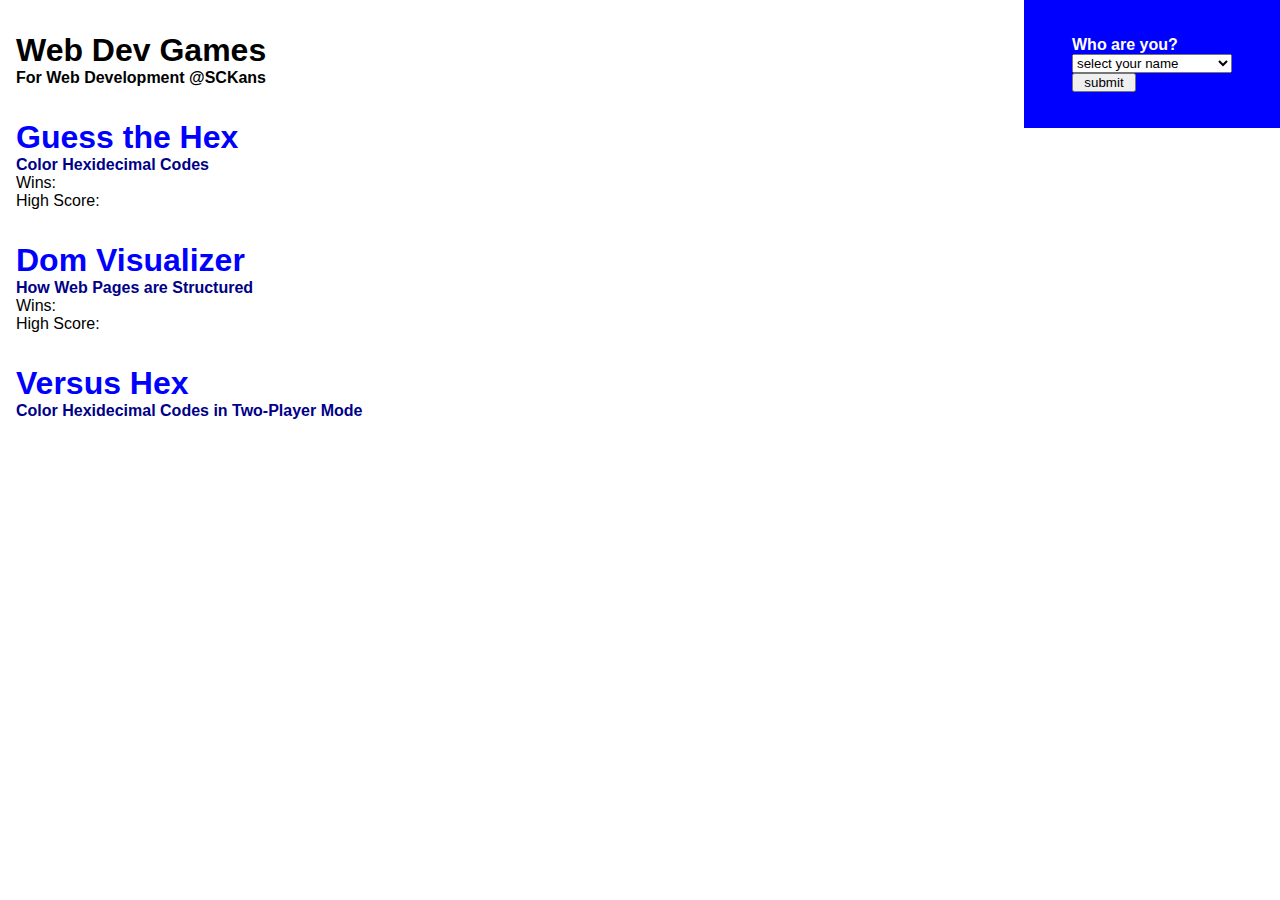
<file: index.html>
<!DOCTYPE html>
<html lang="en">
<head>
    <meta charset="UTF-8">
    <meta name="viewport" content="width=device-width, initial-scale=1.0">
    <meta http-equiv="X-UA-Compatible" content="ie=edge">
    <title>Web Dev Games</title>
    <link rel="stylesheet" href="style.css">
    <script type="module" src="script.js"></script>
</head>
<body>
    <banner>
        <h1>
            Web Dev Games
        </h1>
        <h4>
            For Web Development @SCKans
        </h4>
    </banner>
    
    <guess-the-hex>
        <h1>
            <a href="guess-the-hex">Guess the Hex</a>
        </h1>
        <h4>
            Color Hexidecimal Codes
        </h4>
        <wins>
            Wins: <span></span>
        </wins>
        <high-score>
            High Score: <span></span>
        </high-score>
    </guess-the-hex>

    <dom-visualizer>
        <h1>
            <a href="dom-visualizer">Dom Visualizer</a>
        </h1>
        <h4>
            How Web Pages are Structured
        </h4>
        <wins>
            Wins: <span></span>
        </wins>
        <high-score>
            High Score: <span></span>
        </high-score>
    </dom-visualizer>

    <versus-hex>
        <h1>
            <a href="versus-hex">Versus Hex</a>
        </h1>
        <h4>
            Color Hexidecimal Codes in Two-Player Mode
        </h4>
    </versus-hex>

    <login>
        <who-are-you>Who are you?</who-are-you>
        <select>
            <option selected="selected">select your name</option>
            <option>Essa</option>
            <option>Mohammad</option>
            <option>Emily</option>
            <option>Victoria</option>
            <option>JC</option>
            <option>Mallory</option>
            <option>Chandler</option>
            <option>Trey</option>
            <option>Brandon</option>
            <option>Kenzie</option>
            <option>Tatenda</option>
            <option>Rjay</option>
            <option>Ahmad</option>
            <option>Xin</option>
            <option>Taylor</option>
            <option>Kenyatta</option>
            <option>Lauren</option>
            <option>Drake</option>
            <option>Francis</option>
        </select>
        <button>submit</button>
    </login>
</body>
</html>
</file>
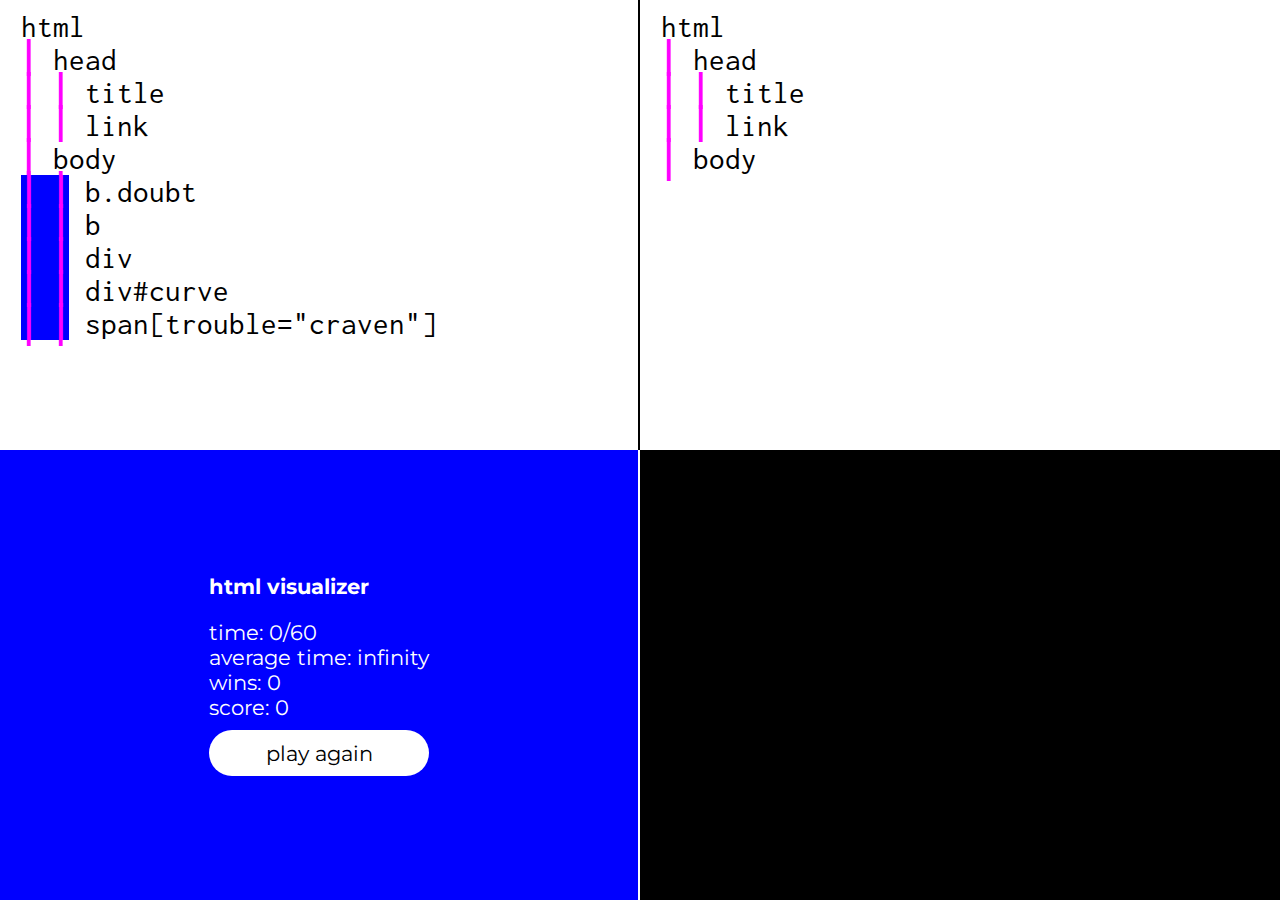
<file: dom-visualizer/index.html>
<!DOCTYPE html>
<html lang="en">
<head>
    <meta charset="UTF-8">
    <meta name="viewport" content="width=device-width, initial-scale=1.0">
    <meta http-equiv="X-UA-Compatible" content="ie=edge">
    <title>DOM Visualizer</title>
    <link rel="stylesheet" href="style.css">
    <link href="https://fonts.googleapis.com/css?family=Inconsolata|Montserrat:400,700&display=swap" rel="stylesheet">
    <script type="module" src="script.js"></script>
</head>
<body>
    <app>
        <problem-dom>
            <span>HTML</span>
            <span><outline-frame>│ </outline-frame>HEAD</span>
            <span><outline-frame>│ │ </outline-frame>TITLE</span>
            <span><outline-frame>│ │ </outline-frame>LINK</span>
            <span><outline-frame>│ </outline-frame>BODY</span>
            <problem></problem>
        </problem-dom>
        <preview-dom>
            <span>HTML</span>
            <span><outline-frame>│ </outline-frame>HEAD</span>
            <span><outline-frame>│ │ </outline-frame>TITLE</span>
            <span><outline-frame>│ │ </outline-frame>LINK</span>
            <span><outline-frame>│ </outline-frame>BODY</span>
            <preview></preview>
        </preview-dom>
        <feedback>
            <container>
                <game-title>html visualizer</game-title>
                <time>time: <span>0</span>/60</time>
                <average-time>average time: <span>infinity</span></average-time>
                <wins>wins: <span>0</span></wins>
                <score>score: <span>0</span></score>
                <play-again>play again</play-again>
            </container>
        </feedback>
        <interface  contenteditable="true"></interface>
    </app>

    <template>
        <div></div>
        <b></b>
        <em></em>
        <span></span>
    </template>
</body>
</html>
</file>
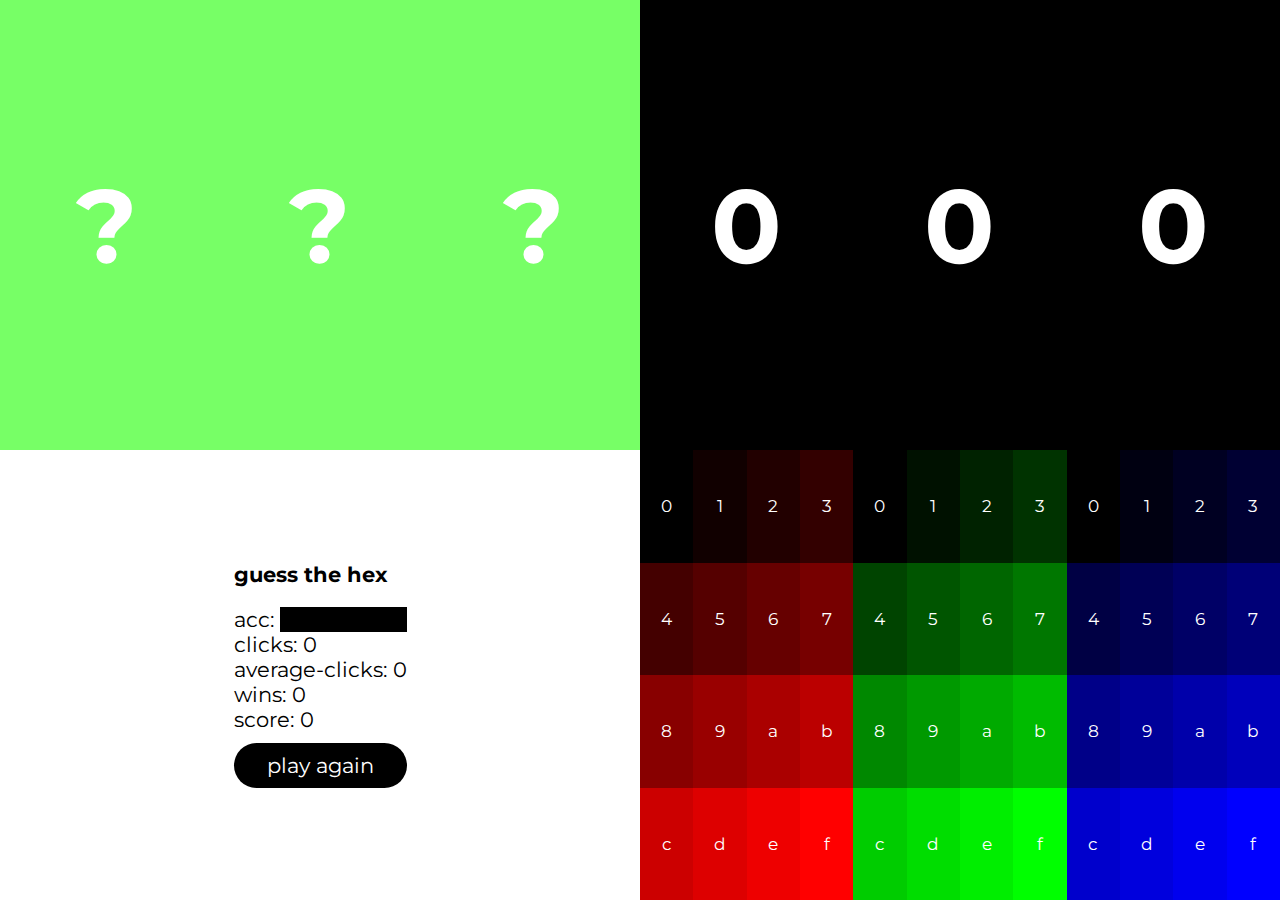
<file: guess-the-hex/index.html>
<!DOCTYPE html>
<html lang="en">
<head>
    <meta charset="UTF-8">
    <meta name="viewport" content="width=device-width, initial-scale=1.0">
    <meta http-equiv="X-UA-Compatible" content="ie=edge">
    <title>Hex Game</title>
    <link rel="stylesheet" href="main.css">
    <link href="https://fonts.googleapis.com/css?family=Montserrat:400,700&display=swap" rel="stylesheet">
    <script src="main.js"></script>
</head>
<body>
    <game>
        <problem-color>
            <problem-color-r>?</problem-color-r>
            <problem-color-g>?</problem-color-g>
            <problem-color-b>?</problem-color-b>
        </problem-color>
        
        <preview-color>
            <preview-color-r>0</preview-color-r>
            <preview-color-g>0</preview-color-g>
            <preview-color-b>0</preview-color-b>
        </preview-color>
        
        <feedback>
            <container>
                <game-title>guess the hex</game-title>
                <accuracy><property>acc: </property> <span>0%</span></accuracy>
                <clicks>clicks: <span>0</span></clicks>
                <average-clicks>average-clicks: <span>0</span></average-clicks>
                <wins>wins: <span>0</span></wins>
                <wins-per-click>score: <span>0</span></wins-per-click>
                <play-again>play again</play-again>
            </container>
        </feedback>
        
        <enter-color>
            <r></r>
            <g></g>
            <b></b>
        </enter-color>
    </game>
</body>
</html>
</file>
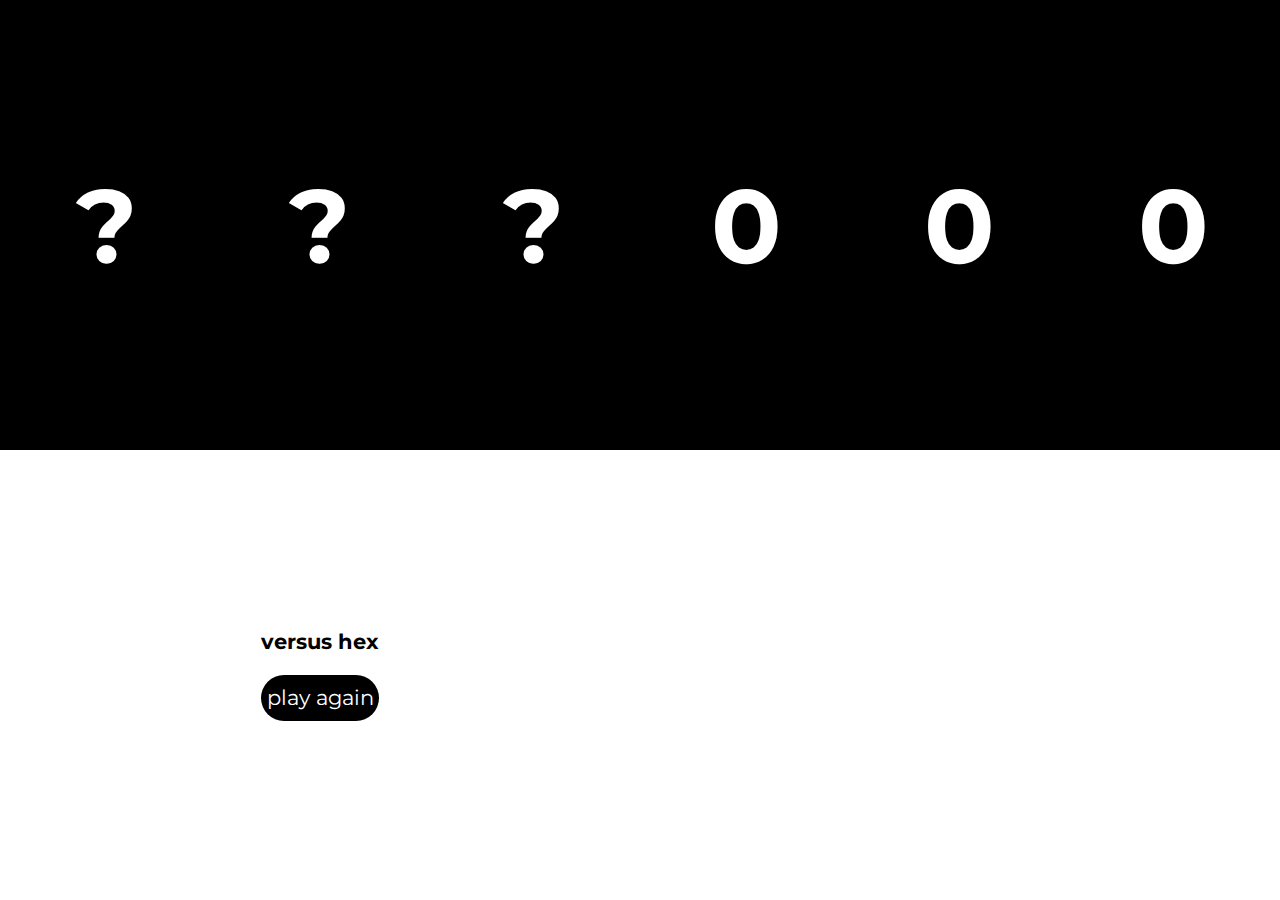
<file: versus-hex/index.html>
<!DOCTYPE html>
<html lang="en">
<head>
    <meta charset="UTF-8">
    <meta name="viewport" content="width=device-width, initial-scale=1.0">
    <meta http-equiv="X-UA-Compatible" content="ie=edge">
    <title>Versus Hex</title>
    <link rel="stylesheet" href="main.css">
    <link href="https://fonts.googleapis.com/css?family=Montserrat:400,700&display=swap" rel="stylesheet">
    <script src="main.js"></script>
</head>
<body>
    <game>
        <problem-color>
            <problem-color-r>?</problem-color-r>
            <problem-color-g>?</problem-color-g>
            <problem-color-b>?</problem-color-b>
        </problem-color>
        
        <preview-color>
            <preview-color-r>0</preview-color-r>
            <preview-color-g>0</preview-color-g>
            <preview-color-b>0</preview-color-b>
        </preview-color>
        
        <feedback>
            <container>
                <game-title>versus hex</game-title>
                
                <play-again>play again</play-again>
            </container>
        </feedback>
        
        <enter-color>
            <r></r>
            <g></g>
            <b></b>
        </enter-color>
    </game>
</body>
</html>
</file>
<file: style.css>
:root {
    box-sizing: border-box; 
}

*, 
::before, 
::after {
    box-sizing: inherit; 

    margin: 0; 
    padding: 0; 
}

body {
    font-family: Helvetica, Arial, sans-serif; 
}

a {
    text-decoration: none; 
    color: #00f; 
}

body > *:not(script) {
    display: block; 
    margin: 2rem 1rem; 
}

:not(banner) > h4 {
    color: #008; 
}

wins, 
high-score {
    display: block; 
}

body login {
    position: fixed; 
    top: 0; 
    right: 0; 
    width: 16rem; 
    height: 8rem; 
    margin: 0; 
    padding: 3rem; 

    background-color: #00f; 
    color: #fff; 
    font-weight: 700; 

    display: flex; 
    flex-direction: column; 
    justify-content: center; 
    align-items: left; 
}

body login button {
    width: 4rem; 
}
</file>
<file: dom-visualizer/style.css>
:root {
    font-size: calc(0.5em + 1vw); 
    box-sizing: border-box; 
}

*, 
::before, 
::after {
    box-sizing: inherit; 
    margin: 0; 
    padding: 0; 
}

:focus {
    outline: 0; 
}

body {
    font-family: 'Inconsolata', sans-serif; 
}

app {
    display: grid; 
    grid-template-columns: 1fr 1fr; 
    grid-template-rows: 1fr 1fr; 
    width: 100vw; 
    height: 100vh; 
}

problem-dom, 
preview-dom {
    padding: 0.5rem 0 0 1rem; 

    font-size: 1.5rem; 
    background-color: #fff; 

    display: flex; 
    flex-direction: column; 
    justify-content: flex-start; 
}

problem-dom {
    border-right: 2px solid #000; 
}

problem-dom *, 
preview-dom * {
    display: block; 

    text-transform: lowercase; 
    font-weight: 400; 
    font-style: normal; 
    background-color: #fff; 
    color: initial; 
}

problem-dom outline-frame, 
preview-dom outline-frame {
    display: inline; 

    color: #f0f; 
}

problem outline-frame, 
preview outline-frame {
    background-color: #00f; 
}

@keyframes success-effect {
    0% {
        color: #0f0; 
    }

    100% {
        color: #ff0; 
    }
}
.success, 
.success * {
    animation: success-effect 0.33s infinite alternate; 
}
.success ~ preview-dom, 
.success ~ preview-dom * {
    animation: success-effect 0.33s infinite 0.33s alternate; 
}

feedback {
    display: flex; 
    justify-content: center; 
    align-items: center; 

    font-family: 'Montserrat', sans-serif; 
    background-color: #00f; 
    color: #fff; 

    border-right: 2px solid #fff; 
}

feedback > container > * {
    display: block; 
}

game-title {
    margin-bottom: 1rem; 

    font-weight: 700; 
}

play-again {
    margin-top: 0.5rem; 
    padding: 0.5rem 0; 
    border-radius: 2rem; 

    text-align: center; 
    background-color: #fff; 
    color: #000; 
    cursor: pointer;

    transition: background-color 0.33s; 
}

play-again:hover {
    background-color: #f0f; 
}

interface {
    padding: 0.5rem; 

    background-color: #000; 
    color: #fff; 
}
</file>
<file: guess-the-hex/main.css>
:root {
    box-sizing: border-box; 
    font-size: calc(0.5em + 1vw); 
}

*, 
::before, 
::after {
    box-sizing: inherit; 
    margin: 0; 
    padding: 0; 
}

body {
    font-family: 'Montserrat', Helvetica, sans-serif; 
}

game {
    display: flex; 
    flex-wrap: wrap; 
    width: 100vw; 
    height: 100vh; 
}

game > * {
    flex: 50%; 
    height: 50vh; 
}

problem-color, 
preview-color {
    display: flex; 
    justify-content: center; 
    align-items: center; 

    font-size: 5rem; 
    font-weight: 700; 
    color: #fff; 

    display: flex; 
}

problem-color > *, 
preview-color > * {
    flex: 1; 

    display: flex; 
    justify-content: center; 
    align-content: center; 
}

problem-color {
    background-color: #000; 
}

@keyframes success-effect {
    0% {
        text-shadow: #f0f 0 0 1rem; 
    }

    100% {
        text-shadow: #f0f 0 0 3rem; 
    }
}
@keyframes success-color {
    0% {
        color: #ff0; 
    }

    100% {
        color: #f0f; 
    }
}
.success {
    animation: success-color 0.33s infinite alternate, success-effect 0.66s 1; 
}

preview-color {
    background-color: #000; 

    display: flex; 
}

feedback {
    display: flex; 
    justify-content: center; 
    align-items: center; 
}

feedback > container > * {
    display: block; 
}

game-title {
    margin-bottom: 1rem; 

    font-weight: 700; 
}

accuracy {
    background-color: #000; 

    cursor: none; 
    
    transition: background-color 0.33s; 
}

accuracy:hover {
    background-color: #fff; 
}

accuracy > property {
    background-color: #fff; 
}

play-again {
    margin-top: 0.5rem; 
    padding: 0.5rem 0; 
    border-radius: 2rem; 

    text-align: center; 
    background-color: #000; 
    color: #fff; 
    cursor: pointer;

    transition: background-color 0.33s; 
}

play-again:hover {
    background-color: #0ff; 
}

enter-color {
    display: flex; 

    cursor: pointer; 
}

enter-color > * {
    flex: 1; 
    height: 50vh; 

    font-weight: 400; 

    display: flex; 
    flex-wrap: wrap; 
}

enter-color > * > * {
    flex: 0 0 25%; 
    height: 12.5vh; 
    font-size: 0.8rem; 
    
    color: #fff; 

    display: flex; 
    justify-content: center; 
    align-items: center; 
}

@keyframes checked-color-value {
    0% {
        color: #fff8; 
    }
    100% {
        color: #ffff; 
    }
}
enter-color .checked {
    animation: checked-color-value 0.33s infinite alternate; 
}
</file>
<file: versus-hex/main.css>
:root {
    box-sizing: border-box; 
    font-size: calc(0.5em + 1vw); 
}

*, 
::before, 
::after {
    box-sizing: inherit; 
    margin: 0; 
    padding: 0; 
}

body {
    font-family: 'Montserrat', Helvetica, sans-serif; 
}

game {
    display: flex; 
    flex-wrap: wrap; 
    width: 100vw; 
    height: 100vh; 
}

game > * {
    flex: 50%; 
    height: 50vh; 
}

problem-color, 
preview-color {
    display: flex; 
    justify-content: center; 
    align-items: center; 

    font-size: 5rem; 
    font-weight: 700; 
    color: #fff; 

    display: flex; 
}

problem-color > *, 
preview-color > * {
    flex: 1; 

    display: flex; 
    justify-content: center; 
    align-content: center; 
}

problem-color {
    background-color: #000; 
}

@keyframes success-effect {
    0% {
        text-shadow: #f0f 0 0 1rem; 
    }

    100% {
        text-shadow: #f0f 0 0 3rem; 
    }
}
@keyframes success-color {
    0% {
        color: #ff0; 
    }

    100% {
        color: #f0f; 
    }
}
.success {
    animation: success-color 0.33s infinite alternate, success-effect 0.66s 1; 
}

preview-color {
    background-color: #000; 

    display: flex; 
}

feedback {
    display: flex; 
    justify-content: center; 
    align-items: center; 
}

feedback > container > * {
    display: block; 
}

game-title {
    margin-bottom: 1rem; 

    font-weight: 700; 
}

accuracy {
    background-color: #000; 

    cursor: none; 
    
    transition: background-color 0.33s; 
}

accuracy:hover {
    background-color: #fff; 
}

accuracy > property {
    background-color: #fff; 
}

play-again {
    margin-top: 0.5rem; 
    padding: 0.5rem 0; 
    border-radius: 2rem; 

    text-align: center; 
    background-color: #000; 
    color: #fff; 
    cursor: pointer;

    transition: background-color 0.33s; 
}

play-again:hover {
    background-color: #f0f; 
}

enter-color {
    display: flex; 

    cursor: pointer; 
}

enter-color > * {
    flex: 1; 
    height: 50vh; 

    font-weight: 400; 

    display: flex; 
    flex-wrap: wrap; 
}

enter-color > * > * {
    flex: 0 0 25%; 
    height: 12.5vh; 
    font-size: 0.8rem; 
    
    color: #fff; 

    display: flex; 
    justify-content: center; 
    align-items: center; 
}

@keyframes checked-color-value {
    0% {
        color: #fff8; 
    }
    100% {
        color: #ffff; 
    }
}
enter-color .checked {
    animation: checked-color-value 0.33s infinite alternate; 
}
</file>
